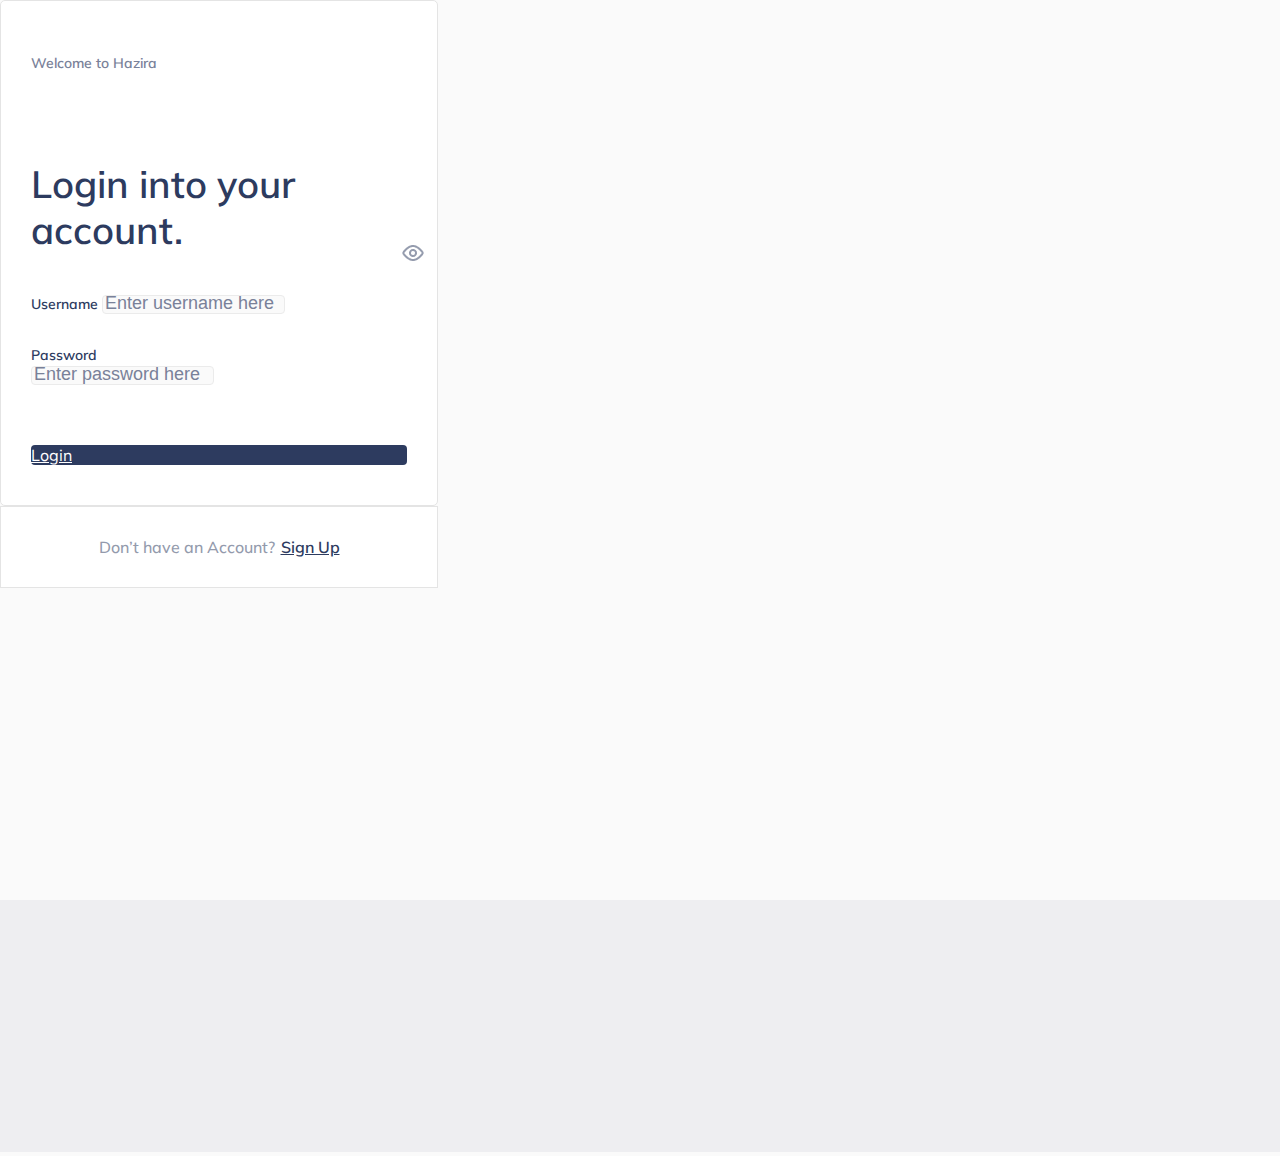
<file: index.html>
<!doctype html>
<html lang="en">

<head>
    <!-- Required meta tags -->
    <meta charset="utf-8">
    <meta name="viewport" content="width=device-width, initial-scale=1">

    <!-- Bootstrap CSS -->
    <link href="https://cdn.jsdelivr.net/npm/bootstrap@5.1.1/dist/css/bootstrap.min.css" rel="stylesheet" integrity="sha384-F3w7mX95PdgyTmZZMECAngseQB83DfGTowi0iMjiWaeVhAn4FJkqJByhZMI3AhiU" crossorigin="anonymous">
    <link rel="stylesheet" href="scss/style.css">

    <title>Hello, world!</title>
</head>

<body>
    <div class="container d-flex justify-content-center align-items-center h-100vh">
        <div class="d-inline-flex flex-column justify-content-center h-100">
            <div class="user_card">
                <div class="d-flex justify-content-center form_container">
                    <form>
                        <p>Welcome to Hazira</p>
                        <h6>Login into your account.</h6>
                        <div class=" mb-3">
                            <label for="">username</label>
                            <input type="text" name="" class="form-control input_user" value="" placeholder="Enter username here">
                        </div>
                        <div class=" mb-2">
                            <label for="">password</label>
                            <div class="d-flex position-relative">
                                <input type="password" name="" class="form-control input_pass mb-0" value="" placeholder="Enter password here">
                                <img src="./img/akar-icons_eye-open.png" alt="" class="wye-icon">
                            </div>
                        </div>
                        <div class="d-flex justify-content-center mt-3">
                            <a href="https://chaitanyashirodkar.github.io/Hazaria/admin-dashboard.html" type="button" name="button" class="btn login_btn">Login</a>
                        </div>
                    </form>
                </div>
            </div>
            <div class="mt-4">
                <div class="d-flex justify-content-center links">
                    Don’t have an Account? <a href="#" class="ml-2">Sign Up</a>
                </div>
            </div>
        </div>

    </div>
    <footer>
        <img src="./img/footer.png" alt="" class="d-block w-100 img-fluid">
    </footer>

    <!-- Optional JavaScript; choose one of the two! -->

    <!-- Option 1: Bootstrap Bundle with Popper -->
    <script src="https://cdn.jsdelivr.net/npm/bootstrap@5.1.1/dist/js/bootstrap.bundle.min.js" integrity="sha384-/bQdsTh/da6pkI1MST/rWKFNjaCP5gBSY4sEBT38Q/9RBh9AH40zEOg7Hlq2THRZ" crossorigin="anonymous"></script>

    <!-- Option 2: Separate Popper and Bootstrap JS -->
    <!--
    <script src="https://cdn.jsdelivr.net/npm/@popperjs/core@2.9.3/dist/umd/popper.min.js" integrity="sha384-W8fXfP3gkOKtndU4JGtKDvXbO53Wy8SZCQHczT5FMiiqmQfUpWbYdTil/SxwZgAN" crossorigin="anonymous"></script>
    <script src="https://cdn.jsdelivr.net/npm/bootstrap@5.1.1/dist/js/bootstrap.min.js" integrity="sha384-skAcpIdS7UcVUC05LJ9Dxay8AXcDYfBJqt1CJ85S/CFujBsIzCIv+l9liuYLaMQ/" crossorigin="anonymous"></script>
    -->
</body>

</html>
</file>
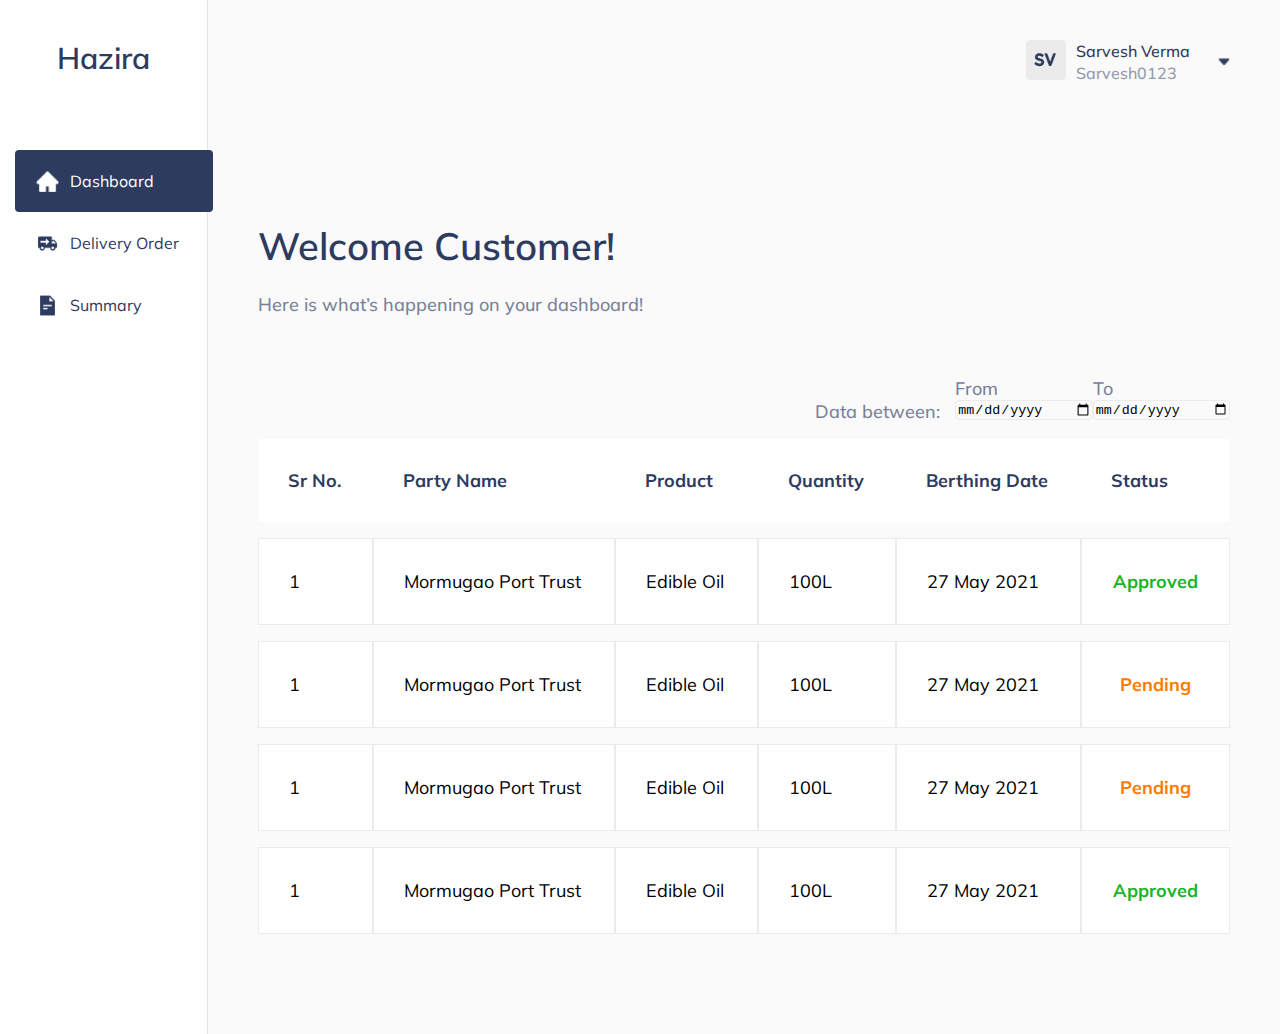
<file: admin-dashboard copy.html>
<!doctype html>
<html lang="en">

<head>
    <!-- Required meta tags -->
    <meta charset="utf-8">
    <meta name="viewport" content="width=device-width, initial-scale=1">

    <!-- Bootstrap CSS -->
    <link href="https://cdn.jsdelivr.net/npm/bootstrap@5.1.1/dist/css/bootstrap.min.css" rel="stylesheet" integrity="sha384-F3w7mX95PdgyTmZZMECAngseQB83DfGTowi0iMjiWaeVhAn4FJkqJByhZMI3AhiU" crossorigin="anonymous">
    <link rel="stylesheet" href="scss/style.css">

    <title>Hello, world!</title>
</head>

<body>
    <div class="container-admin">
        <div class="side-bar">
            <div class="logo">
                Hazira
            </div>
        </div>
        <div class="rightbar rightbar1">
            <div class="rightbar-top">
                <div class="user">
                    <div class="user-img">
                        <img src="./img/user.png" alt="">
                    </div>
                    <div>
                        <div class="userfullname">Sarvesh Verma</div>
                        <div class="username">Sarvesh0123</div>
                    </div>
                </div>
            </div>
        </div>
    </div>
    <div class="container-admin">
        <div class="side-bar side-bar2">
            <ul class="tabs">
                <li>
                    <a href="" class="active"> <img src="./img/Vector (6).png" alt=""> Dashboard</a>
                </li>
                <li>
                    <a href=""> <img src="./img/mdi_truck-delivery.png" alt=""> Delivery Order</a>
                </li>
                <li>
                    <a href=""> <img src="./img/Vector (5).png" alt=""> Summary</a>
                </li>

            </ul>
        </div>
        <div class="rightbar">
            <h6 class="section-title">
                Welcome Customer!
            </h6>
            <div class="section-desc">
                Here is what’s happening on your dashboard!
            </div>
            <form>
                <div class="row justify-content-md-center">
                    <div class="col">
                        <div class="form-group date-picker">
                           <span> Data between:</span>
                            <div class="input-group">
                                <label for="">from</label>
                                <input type="date" class="form-control input1" id="pure-date" aria-describedby="date-design-prepend">
                            </div>
                            <div class="input-group">
                                <label for="">to</label>
                                <input type="date" class="form-control input2" id="pure-date" aria-describedby="date-design-prepend">
                            </div>
                        </div>
                    </div>

            </form>
            <table>
                <thead>
                    <tr>
                        <th>Sr No.</th>
                        <th>Party Name</th>
                        <th>Product</th>
                        <th>Quantity</th>
                        <th>Berthing Date</th>
                        <th>Status</th>

                    </tr>
                </thead>
                <tbody>
                    <tr>
                        <td data-column="">1</td>
                        <td data-column="">Mormugao Port Trust
                        </td>
                        <td data-column="">Edible Oil</td>
                        <td data-column="">100L</td>
                        <td data-column="">27 May 2021</td>
                        <td data-column="" class="Approved">Approved</td>
                    </tr>
                    <tr>
                        <td data-column="">1</td>
                        <td data-column="">Mormugao Port Trust
                        </td>
                        <td data-column="">Edible Oil</td>
                        <td data-column="">100L</td>
                        <td data-column="">27 May 2021</td>
                        <td data-column="" class="pending">Pending</td>
                    </tr>
                    <tr>
                        <td data-column="">1</td>
                        <td data-column="">Mormugao Port Trust
                        </td>
                        <td data-column="">Edible Oil</td>
                        <td data-column="">100L</td>
                        <td data-column="">27 May 2021</td>
                        <td data-column="" class="pending">Pending</td>
                    </tr>
                    <tr>
                        <td data-column="">1</td>
                        <td data-column="">Mormugao Port Trust
                        </td>
                        <td data-column="">Edible Oil</td>
                        <td data-column="">100L</td>
                        <td data-column="">27 May 2021</td>
                        <td data-column="" class="Approved">Approved</td>
                    </tr>
                </tbody>
            </table>
            </div>
        </div>

        <!-- Optional JavaScript; choose one of the two! -->

        <!-- Option 1: Bootstrap Bundle with Popper -->
        <script src="https://cdn.jsdelivr.net/npm/bootstrap@5.1.1/dist/js/bootstrap.bundle.min.js" integrity="sha384-/bQdsTh/da6pkI1MST/rWKFNjaCP5gBSY4sEBT38Q/9RBh9AH40zEOg7Hlq2THRZ" crossorigin="anonymous"></script>

        <!-- Option 2: Separate Popper and Bootstrap JS -->
        <!--
    <script src="https://cdn.jsdelivr.net/npm/@popperjs/core@2.9.3/dist/umd/popper.min.js" integrity="sha384-W8fXfP3gkOKtndU4JGtKDvXbO53Wy8SZCQHczT5FMiiqmQfUpWbYdTil/SxwZgAN" crossorigin="anonymous"></script>
    <script src="https://cdn.jsdelivr.net/npm/bootstrap@5.1.1/dist/js/bootstrap.min.js" integrity="sha384-skAcpIdS7UcVUC05LJ9Dxay8AXcDYfBJqt1CJ85S/CFujBsIzCIv+l9liuYLaMQ/" crossorigin="anonymous"></script>
    -->
</body>

</html>
</file>
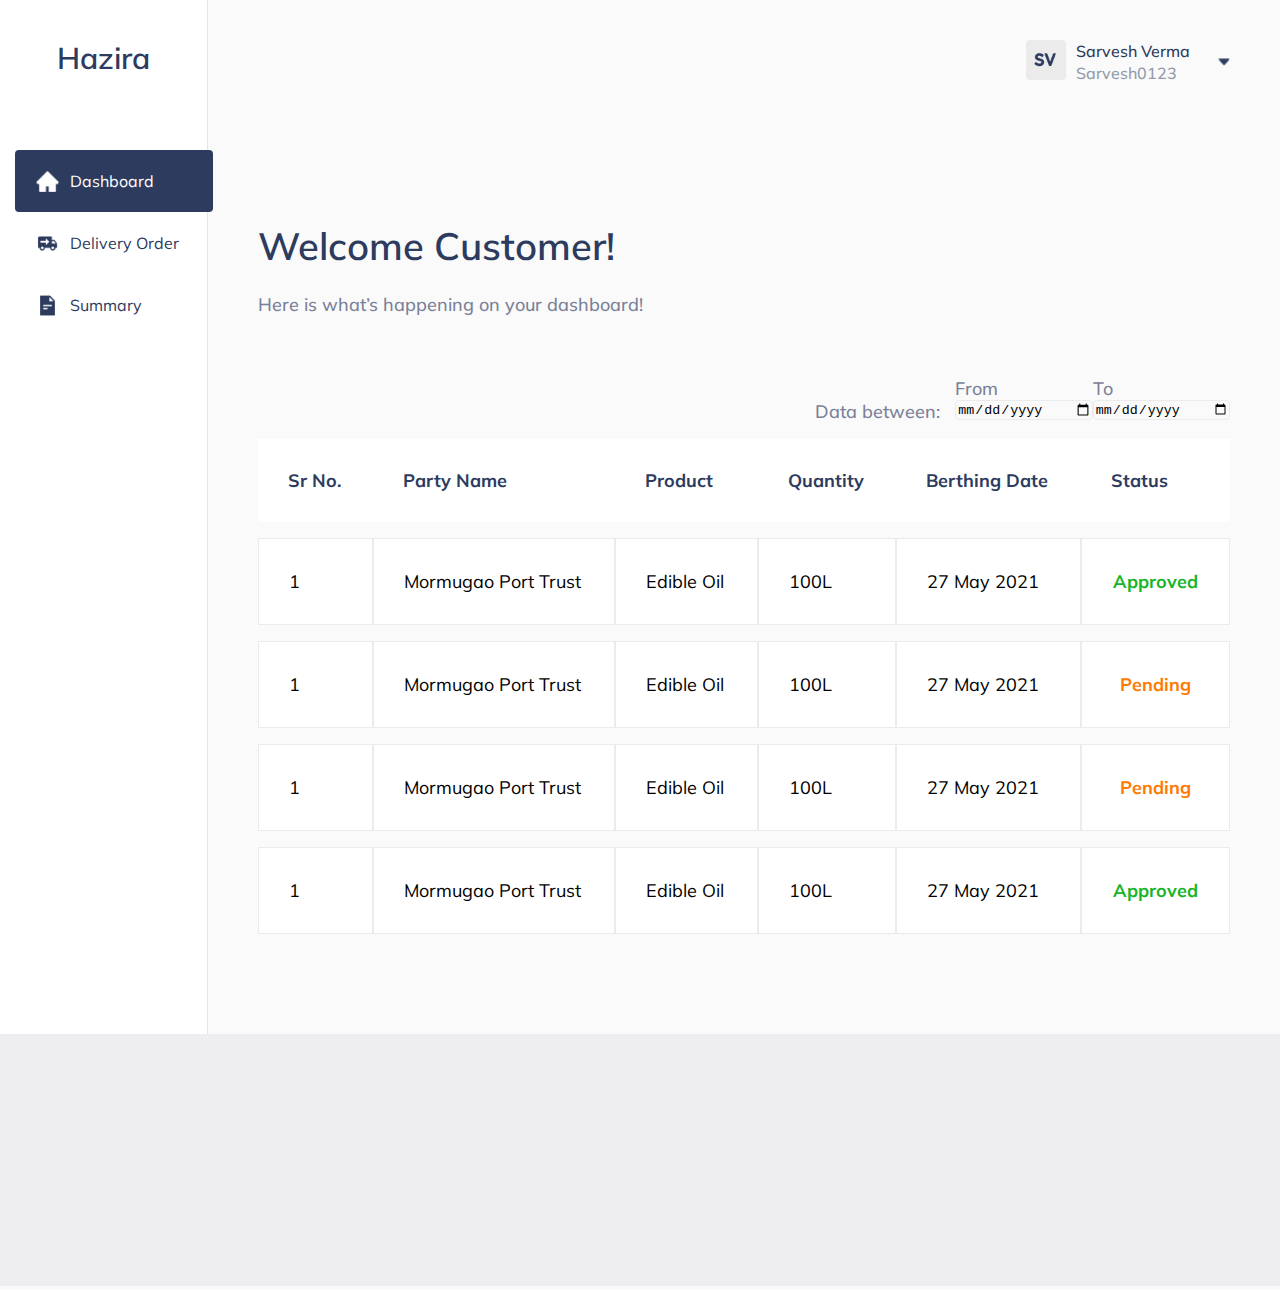
<file: admin-dashboard-2.html>
<!doctype html>
<html lang="en">

<head>
    <!-- Required meta tags -->
    <meta charset="utf-8">
    <meta name="viewport" content="width=device-width, initial-scale=1">

    <!-- Bootstrap CSS -->
    <link href="https://cdn.jsdelivr.net/npm/bootstrap@5.1.1/dist/css/bootstrap.min.css" rel="stylesheet" integrity="sha384-F3w7mX95PdgyTmZZMECAngseQB83DfGTowi0iMjiWaeVhAn4FJkqJByhZMI3AhiU" crossorigin="anonymous">
    <link rel="stylesheet" href="scss/style.css">

    <title>Hello, world!</title>
</head>

<body>
    <div class="container-admin">
        <div class="side-bar">
            <div class="logo">
                Hazira
            </div>
        </div>
        <div class="rightbar rightbar1">
            <div class="rightbar-top">
                <div class="user">
                    <div class="user-img">
                        <img src="./img/user.png" alt="">
                    </div>
                    <div>
                        <div class="userfullname">Sarvesh Verma</div>
                        <div class="username">Sarvesh0123</div>
                    </div>
                </div>
            </div>
        </div>
    </div>
    <div class="container-admin">
        <div class="side-bar side-bar2">
            <ul class="tabs">
                <li>
                    <a href="" class="active"> <img src="./img/Vector (6).png" alt=""> Dashboard</a>
                </li>
                <li>
                    <a href=""> <img src="./img/mdi_truck-delivery.png" alt=""> Delivery Order</a>
                </li>
                <li>
                    <a href=""> <img src="./img/Vector (5).png" alt=""> Summary</a>
                </li>

            </ul>
        </div>
        <div class="rightbar">
            <h6 class="section-title">
                Welcome Customer!
            </h6>
            <div class="section-desc">
                Here is what’s happening on your dashboard!
            </div>
            <form>
                <div class="row justify-content-md-center">
                    <div class="col">
                        <div class="form-group date-picker">
                            <span> Data between:</span>
                            <div class="input-group">
                                <label for="">from</label>
                                <input type="date" class="form-control input1" id="pure-date" aria-describedby="date-design-prepend">
                            </div>
                            <div class="input-group">
                                <label for="">to</label>
                                <input type="date" class="form-control input2" id="pure-date" aria-describedby="date-design-prepend">
                            </div>
                        </div>
                    </div>

            </form>
            <table>
                <thead>
                    <tr>
                        <th>Sr No.</th>
                        <th>Party Name</th>
                        <th>Product</th>
                        <th>Quantity</th>
                        <th>Berthing Date</th>
                        <th>Status</th>

                    </tr>
                </thead>
                <tbody>
                    <tr>
                        <td data-column="">1</td>
                        <td data-column="">Mormugao Port Trust
                        </td>
                        <td data-column="">Edible Oil</td>
                        <td data-column="">100L</td>
                        <td data-column="">27 May 2021</td>
                        <td data-column="" class="Approved">Approved</td>
                    </tr>
                    <tr>
                        <td data-column="">1</td>
                        <td data-column="">Mormugao Port Trust
                        </td>
                        <td data-column="">Edible Oil</td>
                        <td data-column="">100L</td>
                        <td data-column="">27 May 2021</td>
                        <td data-column="" class="pending">Pending</td>
                    </tr>
                    <tr>
                        <td data-column="">1</td>
                        <td data-column="">Mormugao Port Trust
                        </td>
                        <td data-column="">Edible Oil</td>
                        <td data-column="">100L</td>
                        <td data-column="">27 May 2021</td>
                        <td data-column="" class="pending">Pending</td>
                    </tr>
                    <tr>
                        <td data-column="">1</td>
                        <td data-column="">Mormugao Port Trust
                        </td>
                        <td data-column="">Edible Oil</td>
                        <td data-column="">100L</td>
                        <td data-column="">27 May 2021</td>
                        <td data-column="" class="Approved">Approved</td>
                    </tr>
                </tbody>
            </table>
            </div>
        </div>
    </div>
    <footer>
        <img src="./img/footer.png" alt="" class="d-block w-100 img-fluid">
    </footer>

    <!-- Optional JavaScript; choose one of the two! -->

    <!-- Option 1: Bootstrap Bundle with Popper -->
    <script src="https://cdn.jsdelivr.net/npm/bootstrap@5.1.1/dist/js/bootstrap.bundle.min.js" integrity="sha384-/bQdsTh/da6pkI1MST/rWKFNjaCP5gBSY4sEBT38Q/9RBh9AH40zEOg7Hlq2THRZ" crossorigin="anonymous"></script>

    <!-- Option 2: Separate Popper and Bootstrap JS -->
    <!--
    <script src="https://cdn.jsdelivr.net/npm/@popperjs/core@2.9.3/dist/umd/popper.min.js" integrity="sha384-W8fXfP3gkOKtndU4JGtKDvXbO53Wy8SZCQHczT5FMiiqmQfUpWbYdTil/SxwZgAN" crossorigin="anonymous"></script>
    <script src="https://cdn.jsdelivr.net/npm/bootstrap@5.1.1/dist/js/bootstrap.min.js" integrity="sha384-skAcpIdS7UcVUC05LJ9Dxay8AXcDYfBJqt1CJ85S/CFujBsIzCIv+l9liuYLaMQ/" crossorigin="anonymous"></script>
    -->
</body>

</html>
</file>
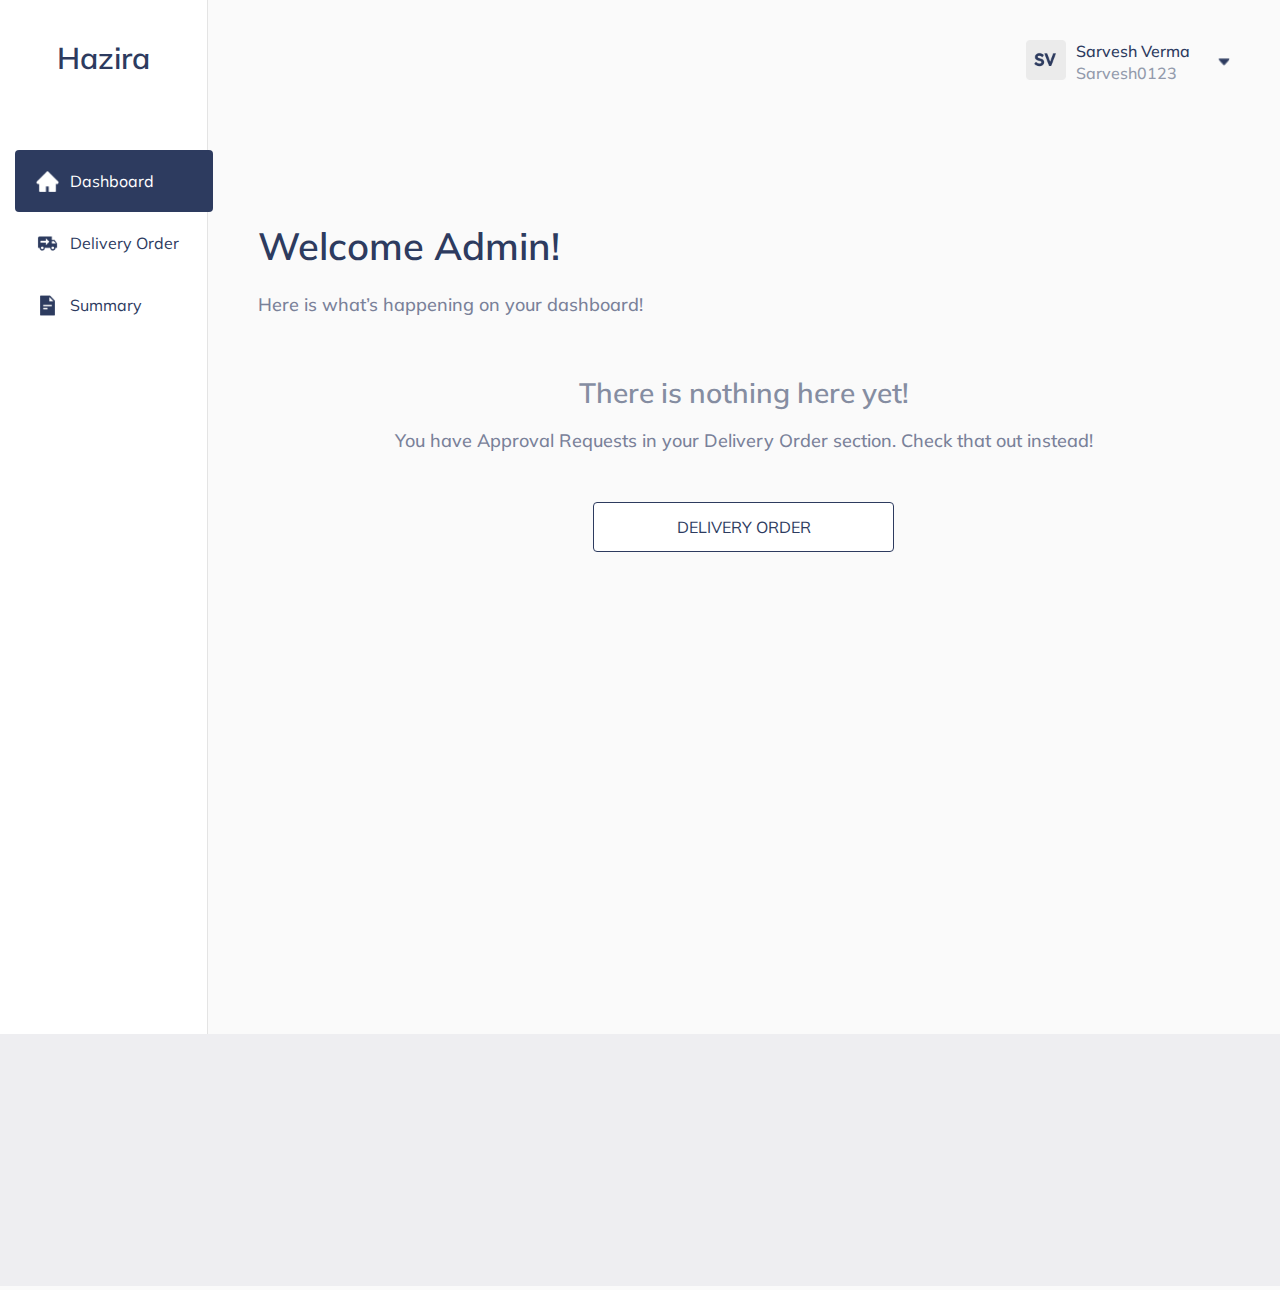
<file: admin-dashboard.html>
<!doctype html>
<html lang="en">

<head>
    <!-- Required meta tags -->
    <meta charset="utf-8">
    <meta name="viewport" content="width=device-width, initial-scale=1">

    <!-- Bootstrap CSS -->
    <link href="https://cdn.jsdelivr.net/npm/bootstrap@5.1.1/dist/css/bootstrap.min.css" rel="stylesheet" integrity="sha384-F3w7mX95PdgyTmZZMECAngseQB83DfGTowi0iMjiWaeVhAn4FJkqJByhZMI3AhiU" crossorigin="anonymous">
    <link rel="stylesheet" href="scss/style.css">

    <title>Hello, world!</title>
</head>

<body>
    <div class="container-admin">
        <div class="side-bar">
            <div class="logo">
                Hazira
            </div>
        </div>
        <div class="rightbar rightbar1">
            <div class="rightbar-top">
                <div class="user">
                    <div class="user-img">
                        <img src="./img/user.png" alt="">
                    </div>
                    <div>
                        <div class="userfullname">Sarvesh Verma</div>
                        <div class="username">Sarvesh0123</div>
                    </div>
                </div>
            </div>
        </div>
    </div>
    <div class="container-admin">
        <div class="side-bar side-bar2">
            <ul class="tabs">
                <li>
                    <a href="" class="active"> <img src="./img/Vector (6).png" alt=""> Dashboard</a> </li>
                <li> <a href=""> <img src="./img/mdi_truck-delivery.png" alt=""> Delivery Order</a></li>
                <li> <a href=""> <img src="./img/Vector (5).png" alt=""> Summary</a></li>

            </ul>
        </div>
        <div class="rightbar">
            <h6 class="section-title">
                Welcome Admin!
            </h6>
            <div class="section-desc">
                Here is what’s happening on your dashboard!
            </div>
            <div class="title">
                There is nothing here yet!
            </div>
            <div class="description">
                You have Approval Requests in your Delivery Order section. Check that out instead!
            </div>
            <a href="https://chaitanyashirodkar.github.io/Hazaria/admin-dashboard-2" class="delivery">
                DELIVERY ORDER
            </a>
        </div>
    </div>
    <footer>
        <img src="./img/footer.png" alt="" class="d-block w-100 img-fluid">
    </footer>
    <!-- Optional JavaScript; choose one of the two! -->

    <!-- Option 1: Bootstrap Bundle with Popper -->
    <script src="https://cdn.jsdelivr.net/npm/bootstrap@5.1.1/dist/js/bootstrap.bundle.min.js" integrity="sha384-/bQdsTh/da6pkI1MST/rWKFNjaCP5gBSY4sEBT38Q/9RBh9AH40zEOg7Hlq2THRZ" crossorigin="anonymous"></script>

    <!-- Option 2: Separate Popper and Bootstrap JS -->
    <!--
    <script src="https://cdn.jsdelivr.net/npm/@popperjs/core@2.9.3/dist/umd/popper.min.js" integrity="sha384-W8fXfP3gkOKtndU4JGtKDvXbO53Wy8SZCQHczT5FMiiqmQfUpWbYdTil/SxwZgAN" crossorigin="anonymous"></script>
    <script src="https://cdn.jsdelivr.net/npm/bootstrap@5.1.1/dist/js/bootstrap.min.js" integrity="sha384-skAcpIdS7UcVUC05LJ9Dxay8AXcDYfBJqt1CJ85S/CFujBsIzCIv+l9liuYLaMQ/" crossorigin="anonymous"></script>
    -->
</body>

</html>
</file>
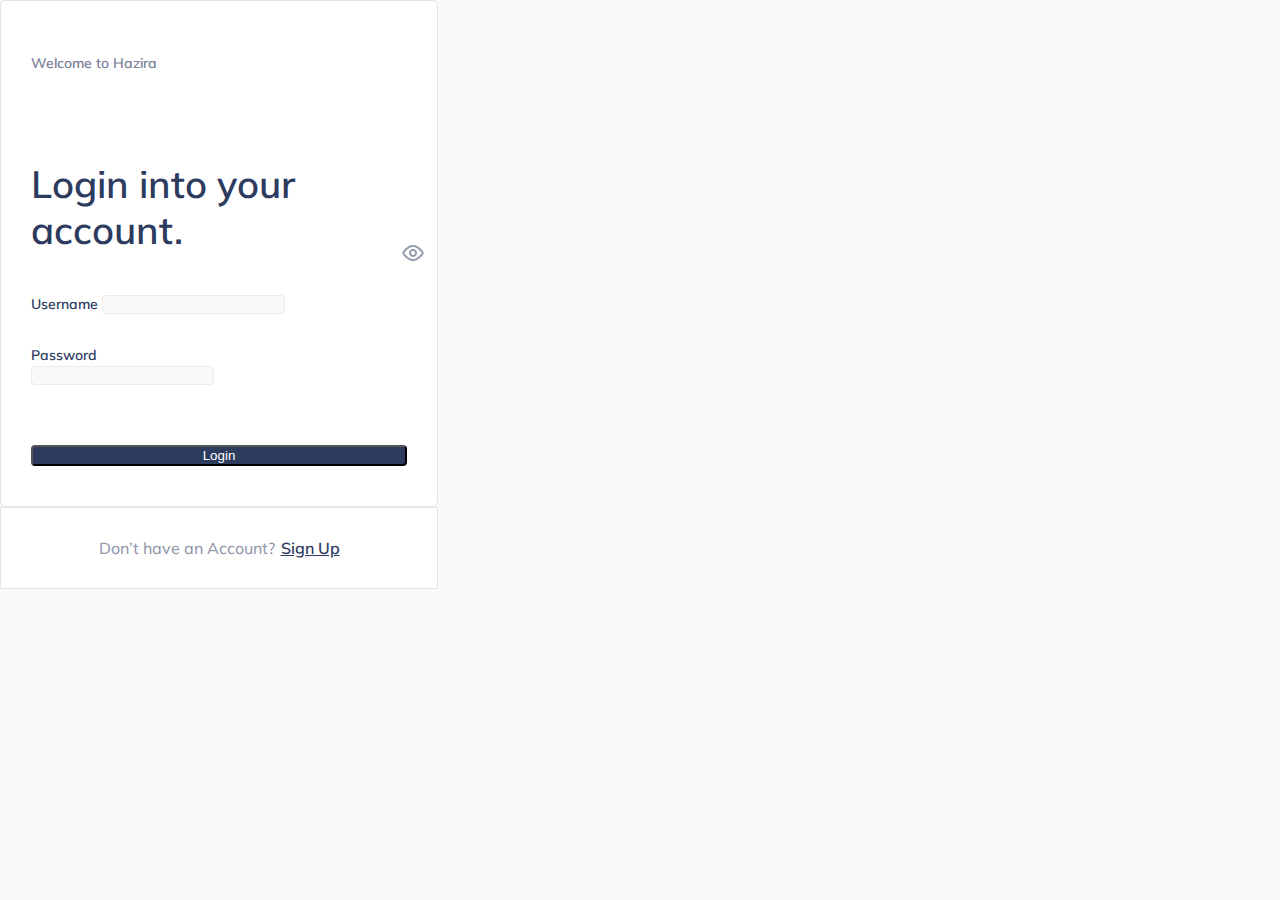
<file: ndex.html>
<!doctype html>
<html lang="en">

<head>
    <!-- Required meta tags -->
    <meta charset="utf-8">
    <meta name="viewport" content="width=device-width, initial-scale=1">

    <!-- Bootstrap CSS -->
    <link href="https://cdn.jsdelivr.net/npm/bootstrap@5.1.1/dist/css/bootstrap.min.css" rel="stylesheet" integrity="sha384-F3w7mX95PdgyTmZZMECAngseQB83DfGTowi0iMjiWaeVhAn4FJkqJByhZMI3AhiU" crossorigin="anonymous">
    <link rel="stylesheet" href="scss/style.css">

    <title>Hello, world!</title>
</head>

<body>
    <div class="container d-flex justify-content-center align-items-center h-100vh">
        <div class="d-inline-flex flex-column justify-content-center h-100">
            <div class="user_card">
                <div class="d-flex justify-content-center form_container">
                    <form>
                        <p>Welcome to Hazira</p>
                        <h6>Login into your account.</h6>
                        <div class=" mb-3">
                            <label for="">username</label>
                            <input type="text" name="" class="form-control input_user" value="">
                        </div>
                        <div class=" mb-2">
                            <label for="">password</label>
                           <div class="d-flex position-relative">
                            <input type="password" name="" class="form-control input_pass mb-0" value="">
                            <img src="./img/akar-icons_eye-open.png" alt="" class="wye-icon">
                           </div>
                        </div>
                        <div class="d-flex justify-content-center mt-3">
                            <button type="button" name="button" class="btn login_btn">Login</button>
                        </div>
                    </form>
                </div>
            </div>
            <div class="mt-4">
                <div class="d-flex justify-content-center links">
                    Don’t have an Account? <a href="#" class="ml-2">Sign Up</a>
                </div>
            </div>
        </div>
    </div>

    <!-- Optional JavaScript; choose one of the two! -->

    <!-- Option 1: Bootstrap Bundle with Popper -->
    <script src="https://cdn.jsdelivr.net/npm/bootstrap@5.1.1/dist/js/bootstrap.bundle.min.js" integrity="sha384-/bQdsTh/da6pkI1MST/rWKFNjaCP5gBSY4sEBT38Q/9RBh9AH40zEOg7Hlq2THRZ" crossorigin="anonymous"></script>

    <!-- Option 2: Separate Popper and Bootstrap JS -->
    <!--
    <script src="https://cdn.jsdelivr.net/npm/@popperjs/core@2.9.3/dist/umd/popper.min.js" integrity="sha384-W8fXfP3gkOKtndU4JGtKDvXbO53Wy8SZCQHczT5FMiiqmQfUpWbYdTil/SxwZgAN" crossorigin="anonymous"></script>
    <script src="https://cdn.jsdelivr.net/npm/bootstrap@5.1.1/dist/js/bootstrap.min.js" integrity="sha384-skAcpIdS7UcVUC05LJ9Dxay8AXcDYfBJqt1CJ85S/CFujBsIzCIv+l9liuYLaMQ/" crossorigin="anonymous"></script>
    -->
</body>

</html>
</file>
<file: scss/style.css>
@import url("https://fonts.googleapis.com/css2?family=Mulish:wght@200;300;400&family=Urbanist:ital,wght@0,300;0,400;1,100&display=swap");
body {
  margin: 0;
  padding: 0;
  height: 100%;
  background: #fafafa;
  font-family: "Mulish", sans-serif;
}

.h-100vh {
  height: 100vh;
}

.user_card {
  background: #fff;
  position: relative;
  display: flex;
  justify-content: center;
  flex-direction: column;
  padding: 40px 30px;
  background: #ffffff;
  border: 1px solid #e4e4e4;
  box-sizing: border-box;
  border-radius: 5px;
  max-width: 438px;
}
.user_card p {
  font-style: normal;
  font-weight: 600;
  font-size: 14px;
  line-height: 17px;
  color: #798199;
  margin-bottom: 10px;
}
.user_card h6 {
  font-style: normal;
  font-weight: 600;
  font-size: 38px;
  line-height: 46px;
  color: #2d3b5f;
  margin-bottom: 40px;
}
.user_card label {
  font-style: normal;
  font-weight: 600;
  font-size: 14px;
  line-height: 17px;
  text-transform: capitalize;
  color: #2d3b5f;
  margin-bottom: 5px;
}
.user_card input {
  margin-bottom: 30px;
}

input {
  background: #fafafa;
  border: 1px solid #ebebeb;
  box-sizing: border-box;
  background: #FAFAFA !important;
  border-radius: 4px;
}
input::-moz-placeholder {
  font-style: normal;
  font-weight: 500;
  font-size: 18px;
  line-height: 22px;
  color: #798199;
}
input:-ms-input-placeholder {
  font-style: normal;
  font-weight: 500;
  font-size: 18px;
  line-height: 22px;
  color: #798199;
}
input::placeholder {
  font-style: normal;
  font-weight: 500;
  font-size: 18px;
  line-height: 22px;
  color: #798199;
}

.login_btn {
  width: 100%;
  background: #2d3b5f !important;
  color: white !important;
  display: block;
  background: #2d3b5f;
  border-radius: 4px;
  margin-top: 30px;
}
.login_btn:focus {
  box-shadow: none !important;
  outline: 0px !important;
}

.links {
  width: 438px;
  height: 82px;
  display: flex;
  align-items: center;
  justify-content: center;
  background: #ffffff;
  border: 1px solid #e4e4e4;
  box-sizing: border-box;
  font-style: normal;
  font-weight: 500;
  font-size: 16px;
  line-height: 22px;
  color: #939aac;
}
.links a {
  font-style: normal;
  font-weight: 600;
  font-size: 16px;
  line-height: 22px;
  display: inline-block;
  color: #2d3b5f;
  margin-left: 6px;
}

.wye-icon {
  width: 24px;
  height: 24px;
  -o-object-fit: contain;
     object-fit: contain;
  position: absolute;
  right: 12px;
  top: 0;
  bottom: 0;
  margin: auto;
}

.container-admin {
  display: flex;
}
.container-admin .logo {
  font-weight: 600;
  font-size: 30px;
  line-height: 36px;
  color: #2d3b5f;
  text-align: center;
  padding: 40px;
}
.container-admin .side-bar {
  width: 264px;
  background: #ffffff;
  border-right: 1px solid #e4e4e4;
  box-sizing: border-box;
  padding: 0 15px;
}
.container-admin .side-bar2 {
  height: 100vh;
}
.container-admin .rightbar {
  padding: 50px;
  padding-top: 0;
  width: 100%;
}
.container-admin .rightbar .rightbar-top {
  display: flex;
  justify-content: flex-end;
}
.container-admin .rightbar .user {
  display: flex;
  align-items: center;
  position: relative;
  padding-right: 40px;
}
.container-admin .rightbar .user::after {
  content: "";
  height: 8px;
  width: 12px;
  background-size: contain;
  background-image: url(../img/Vector-285.png);
  background-repeat: no-repeat;
  right: 0;
  position: absolute;
}
.container-admin .rightbar .user .user-img img {
  width: 40px;
  height: 40px;
  -o-object-fit: contain;
     object-fit: contain;
  margin-right: 10px;
}
.container-admin .rightbar .user .userfullname {
  font-style: normal;
  font-weight: 500;
  font-size: 16px;
  line-height: 22px;
  color: #2d3b5f;
}
.container-admin .rightbar .user .username {
  font-style: normal;
  font-weight: 500;
  font-size: 16px;
  line-height: 22px;
  color: #939aac;
}
.container-admin .rightbar1 {
  padding-top: 40px;
}

.section-title {
  font-style: normal;
  font-weight: 600;
  font-size: 38px;
  line-height: 46px;
  color: #2d3b5f;
  margin-bottom: 25px;
}

.section-desc {
  font-style: normal;
  font-weight: 500;
  font-size: 18px;
  line-height: 22px;
  color: #798199;
  margin-bottom: 60px;
}

.title {
  font-style: normal;
  font-weight: 600;
  font-size: 28px;
  line-height: 34px;
  text-align: center;
  color: #2d3b5f;
  opacity: 0.57;
  margin-bottom: 20px;
}

.description {
  font-style: normal;
  font-weight: 500;
  font-size: 18px;
  line-height: 22px;
  text-align: center;
  color: #798199;
  margin-bottom: 50px;
}

.delivery {
  background: #ffffff;
  border: 1px solid #2d3b5f;
  box-sizing: border-box;
  border-radius: 4px;
  display: block;
  width: 100%;
  height: 50px;
  display: flex;
  justify-content: center;
  align-items: center;
  text-decoration: none;
  margin: auto;
  max-width: 301px;
  color: #2d3b5f;
}

.tabs {
  display: flex;
  flex-direction: column;
  padding-left: 0;
}
.tabs li {
  list-style-type: none;
}
.tabs li a {
  display: flex;
  align-items: center;
  height: 62px;
  width: 100%;
  max-width: 234px;
  border-radius: 4px;
  text-decoration: none;
  color: #2d3b5f;
  border-radius: 4px;
  display: flex;
  align-items: center;
  padding-left: 21px;
}
.tabs li a.active {
  background: #2d3b5f;
  color: white;
}
.tabs li a img {
  margin-right: 11px;
  width: 23px;
  -o-object-fit: contain;
     object-fit: contain;
  height: 21px;
}

table {
  width: 100%;
  border-collapse: separate;
  border-spacing: 0 1em;
}

/* Zebra striping */
tr {
  background-color: #fff;
}

th {
  background: #fff;
  color: #2d3b5f;
  font-weight: bold;
  margin-bottom: 15px;
}

td,
th {
  padding: 30px;
  text-align: left;
  font-size: 18px;
}

td {
  border: 1px solid #ebebeb;
}

/* 
Max width before this PARTICULAR table gets nasty
This query will take effect for any screen smaller than 760px
and also iPads specifically.
*/
@media only screen and (max-width: 760px), (min-device-width: 768px) and (max-device-width: 1024px) {
  table {
    width: 100%;
  }
}
.ppDate {
  height: 38px;
  font-size: 12px;
  padding-left: 6px;
}

.ppDate::-webkit-inner-spin-button,
.ppDate::-webkit-calendar-picker-indicator {
  display: none;
  -webkit-appearance: none;
}

.ppDate:focus::-webkit-calendar-picker-indicator,
.ppDate:hover::-webkit-calendar-picker-indicator {
  display: block;
  -webkit-appearance: menulist;
}

.ppDate::-webkit-clear-button {
  display: none;
  -webkit-appearance: none;
}

.constrained {
  max-width: 160px;
}

.date-picker {
  display: flex;
  align-items: center;
  font-style: normal;
  justify-content: flex-end;
  font-weight: 500;
  font-size: 18px;
  line-height: 22px;
  color: #798199;
}
.date-picker .input-group {
  max-width: 296px;
  display: flex;
  flex-direction: column;
  justify-content: flex-end;
  text-transform: capitalize;
}
.date-picker .input-group input {
  margin-right: 15px;
  width: 100%;
}
.date-picker span {
  margin-right: 15px;
  margin-top: 25px;
}

.Approved {
  font-weight: bold;
  font-size: 18px;
  line-height: 139.02%;
  text-align: center;
  color: #18b528;
}

.pending {
  font-weight: bold;
  font-size: 18px;
  line-height: 139.02%;
  text-align: center;
  color: #ff7a00;
}

footer {
  bottom: 0;
}/*# sourceMappingURL=style.css.map */
</file>
